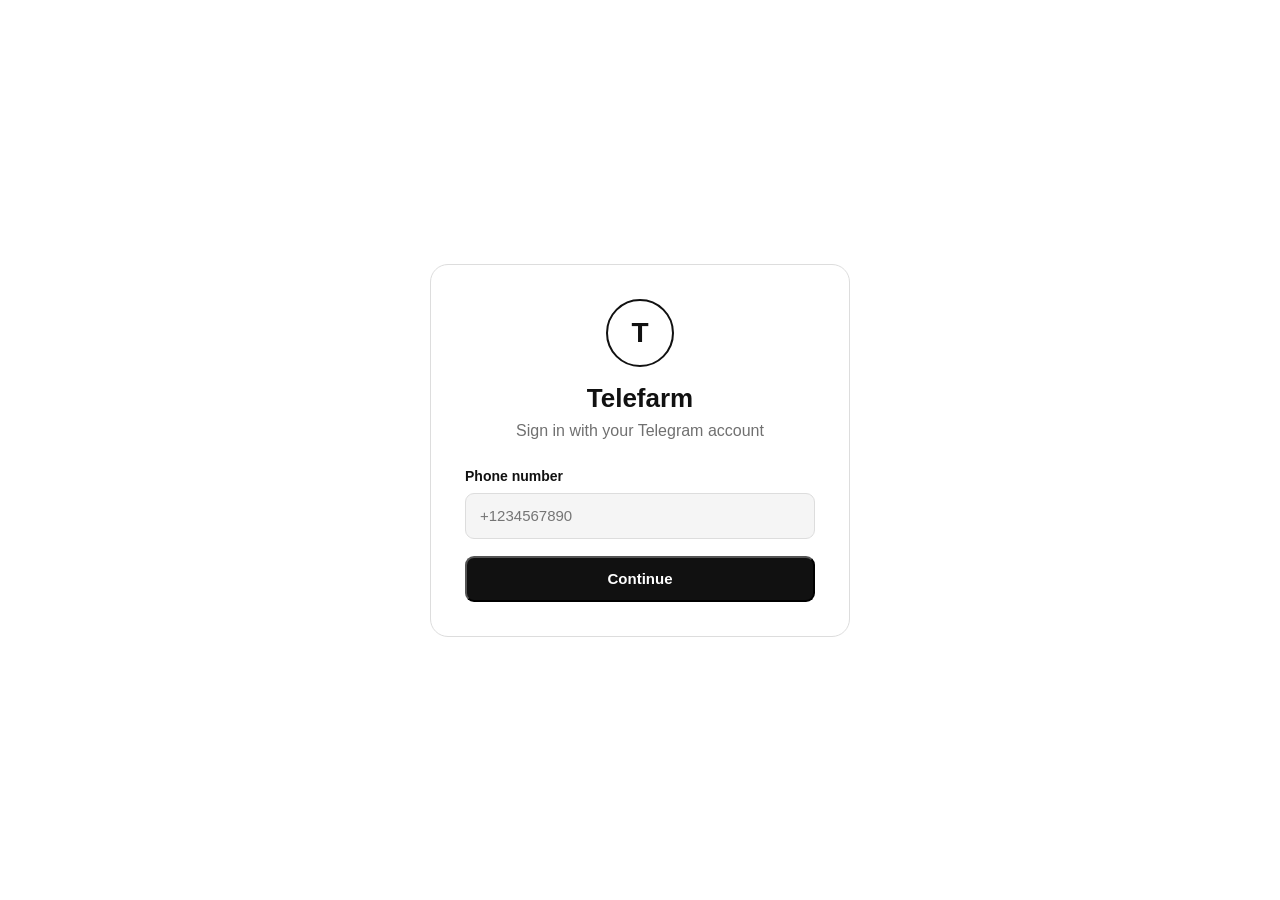
<file: frontend/login.html>
<!DOCTYPE html>
<html lang="en">
<head>
    <meta charset="UTF-8">
    <meta
        name="viewport"
        content="width=device-width, initial-scale=1.0"
    >

    <title>Telefarm Login</title>

    <link rel="stylesheet" href="/frontend/css/variables.css">
    <link rel="stylesheet" href="/frontend/css/login.css">
</head>

<body>

    <main class="login-page">

        <section class="login-card">

            <div class="login-brand">
                <div class="login-logo">T</div>
                <h1>Telefarm</h1>
            </div>

            <p class="login-subtitle">
                Sign in with your Telegram account
            </p>

            <div
                id="login-message"
                class="login-message hidden"
            ></div>

            <!-- Phone step -->
            <form id="phone-form">

                <label for="phone-number">
                    Phone number
                </label>

                <input
                    id="phone-number"
                    type="tel"
                    placeholder="+1234567890"
                    autocomplete="tel"
                    required
                >

                <button
                    id="phone-button"
                    type="submit"
                >
                    Continue
                </button>

            </form>

            <!-- Verification code step -->
            <form
                id="code-form"
                class="hidden"
            >

                <label for="verification-code">
                    Verification code
                </label>

                <input
                    id="verification-code"
                    type="text"
                    inputmode="numeric"
                    autocomplete="one-time-code"
                    placeholder="Enter verification code"
                    required
                >

                <button
                    id="code-button"
                    type="submit"
                >
                    Verify
                </button>

            </form>

            <!-- 2FA step -->
            <form
                id="password-form"
                class="hidden"
            >

                <label for="two-factor-password">
                    Two-factor password
                </label>

                <input
                    id="two-factor-password"
                    type="password"
                    autocomplete="current-password"
                    placeholder="Enter your 2FA password"
                    required
                >

                <button
                    id="password-button"
                    type="submit"
                >
                    Sign in
                </button>

            </form>

            <div
                id="login-loading"
                class="login-loading hidden"
            >
                Processing...
            </div>

        </section>

    </main>

    <script type="module" src="/frontend/js/auth.js"></script>

</body>
</html>
</file>
<file: frontend/css/variables.css>
:root {
    --bg: #ffffff;
    --surface: #f5f5f5;
    --surface-hover: #eeeeee;
    --border: #dddddd;

    --text: #111111;
    --text-secondary: #707070;

    --message-incoming: #f0f0f0;
    --message-outgoing: #dcdcdc;

    --accent: #111111;

    --sidebar-width: 360px;
    --header-height: 64px;
}

[data-theme="dark"] {
    --bg: #111111;
    --surface: #191919;
    --surface-hover: #242424;
    --border: #303030;

    --text: #ffffff;
    --text-secondary: #a0a0a0;

    --message-incoming: #202020;
    --message-outgoing: #303030;

    --accent: #ffffff;
}
</file>
<file: frontend/css/login.css>
* {
    box-sizing: border-box;
}

html,
body {
    width: 100%;
    min-height: 100%;
    margin: 0;
}

body {
    font-family:
        -apple-system,
        BlinkMacSystemFont,
        "Segoe UI",
        sans-serif;

    background: var(--bg);
    color: var(--text);
}

.login-page {
    width: 100%;
    min-height: 100vh;

    display: flex;
    align-items: center;
    justify-content: center;

    padding: 24px;
}

.login-card {
    width: 100%;
    max-width: 420px;

    padding: 34px;

    border: 1px solid var(--border);
    border-radius: 18px;

    background: var(--bg);
}

.login-brand {
    display: flex;
    flex-direction: column;
    align-items: center;
}

.login-logo {
    width: 68px;
    height: 68px;

    display: flex;
    align-items: center;
    justify-content: center;

    border: 2px solid var(--text);
    border-radius: 50%;

    font-size: 28px;
    font-weight: 700;
}

.login-brand h1 {
    margin: 16px 0 0;

    font-size: 26px;
}

.login-subtitle {
    margin: 8px 0 28px;

    color: var(--text-secondary);

    text-align: center;
}

form {
    display: flex;
    flex-direction: column;
    gap: 9px;
}

label {
    color: var(--text);

    font-size: 14px;
    font-weight: 600;
}

input {
    width: 100%;
    height: 46px;

    padding: 0 14px;

    border: 1px solid var(--border);
    border-radius: 9px;

    outline: none;

    background: var(--surface);
    color: var(--text);

    font-size: 15px;
}

input:focus {
    border-color: var(--text);
}

button {
    width: 100%;
    height: 46px;

    margin-top: 8px;

    border-radius: 9px;

    background: var(--text);
    color: var(--bg);

    font-size: 15px;
    font-weight: 600;

    cursor: pointer;
}

button:disabled {
    opacity: 0.5;
    cursor: default;
}

.login-message {
    margin-bottom: 18px;
    padding: 11px 13px;

    border: 1px solid var(--border);
    border-radius: 8px;

    color: var(--text);

    font-size: 13px;
}

.login-message.error {
    border-color: var(--text);
}

.login-message.success {
    border-color: var(--text);
}

.login-loading {
    margin-top: 18px;

    color: var(--text-secondary);

    font-size: 13px;
    text-align: center;
}

.hidden {
    display: none !important;
}

@media (max-width: 480px) {
    .login-page {
        padding: 14px;
    }

    .login-card {
        padding: 24px 20px;

        border-radius: 14px;
    }
}
</file>
